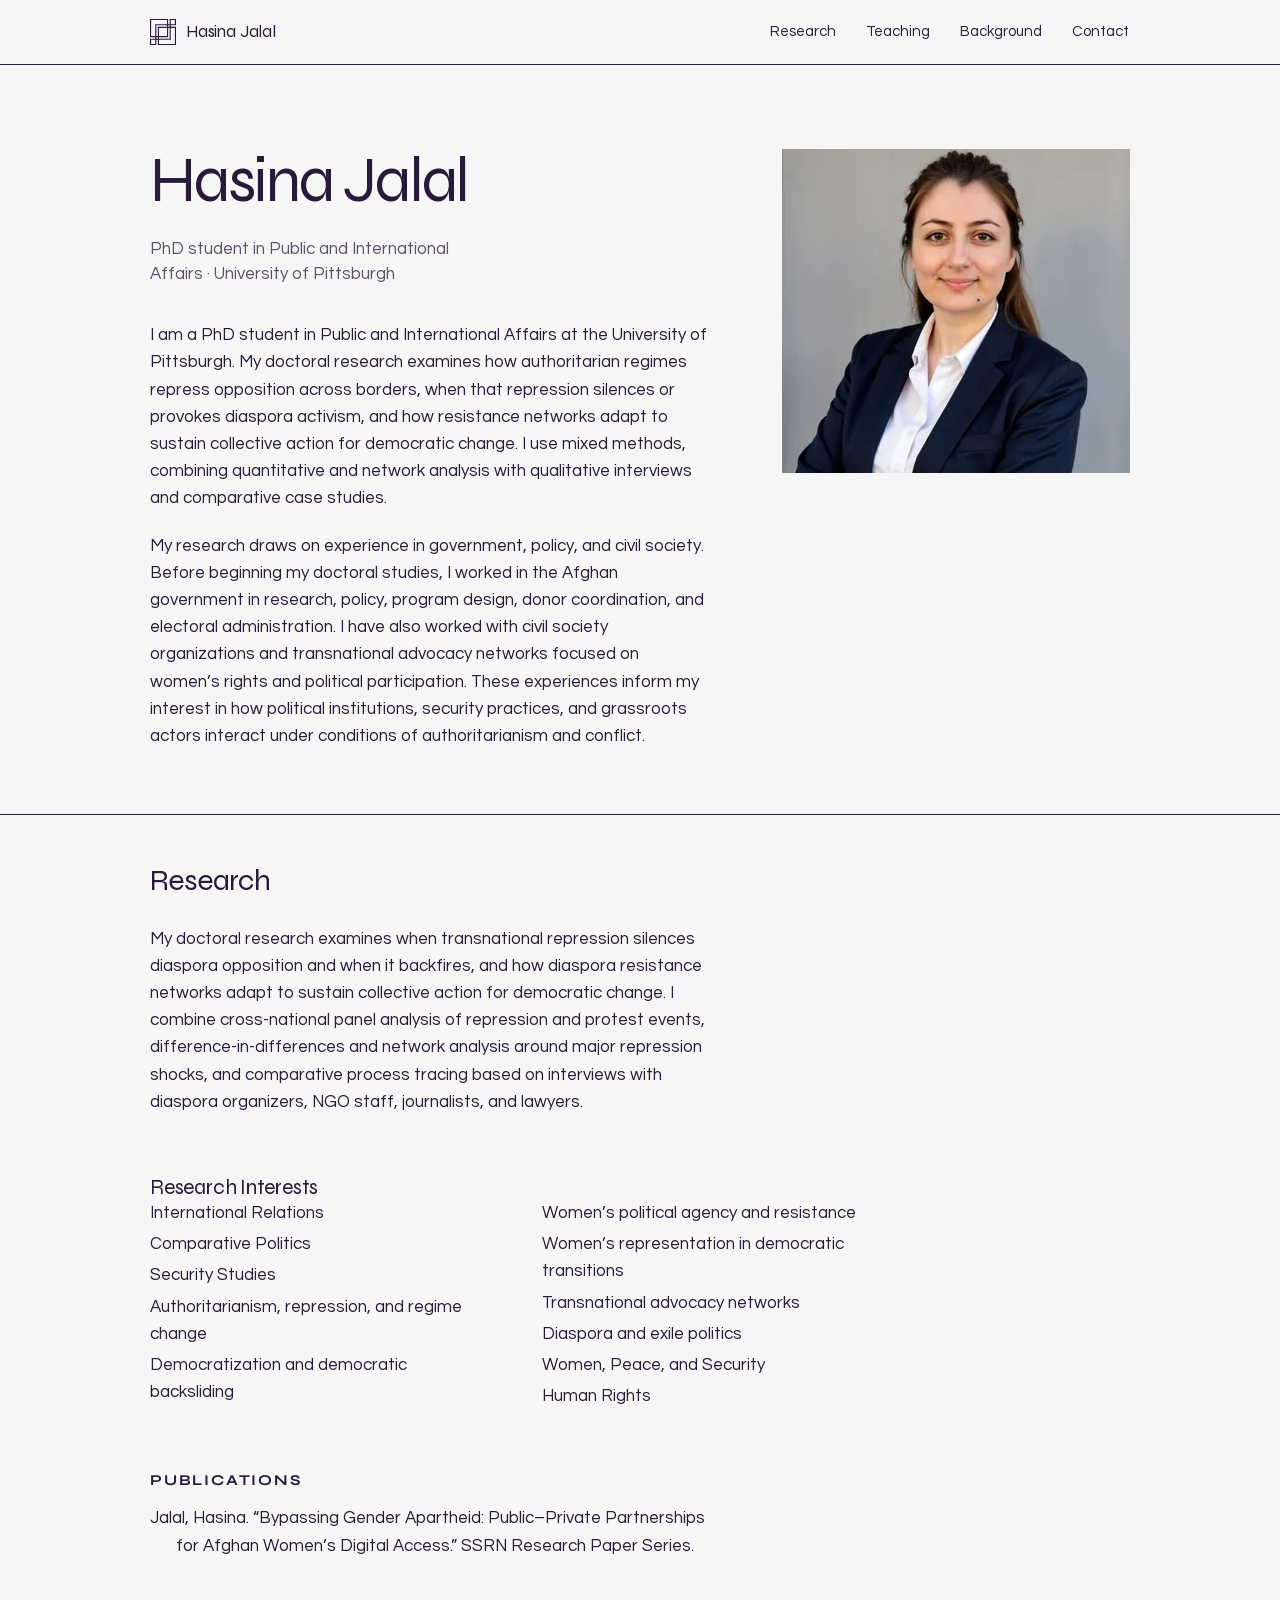
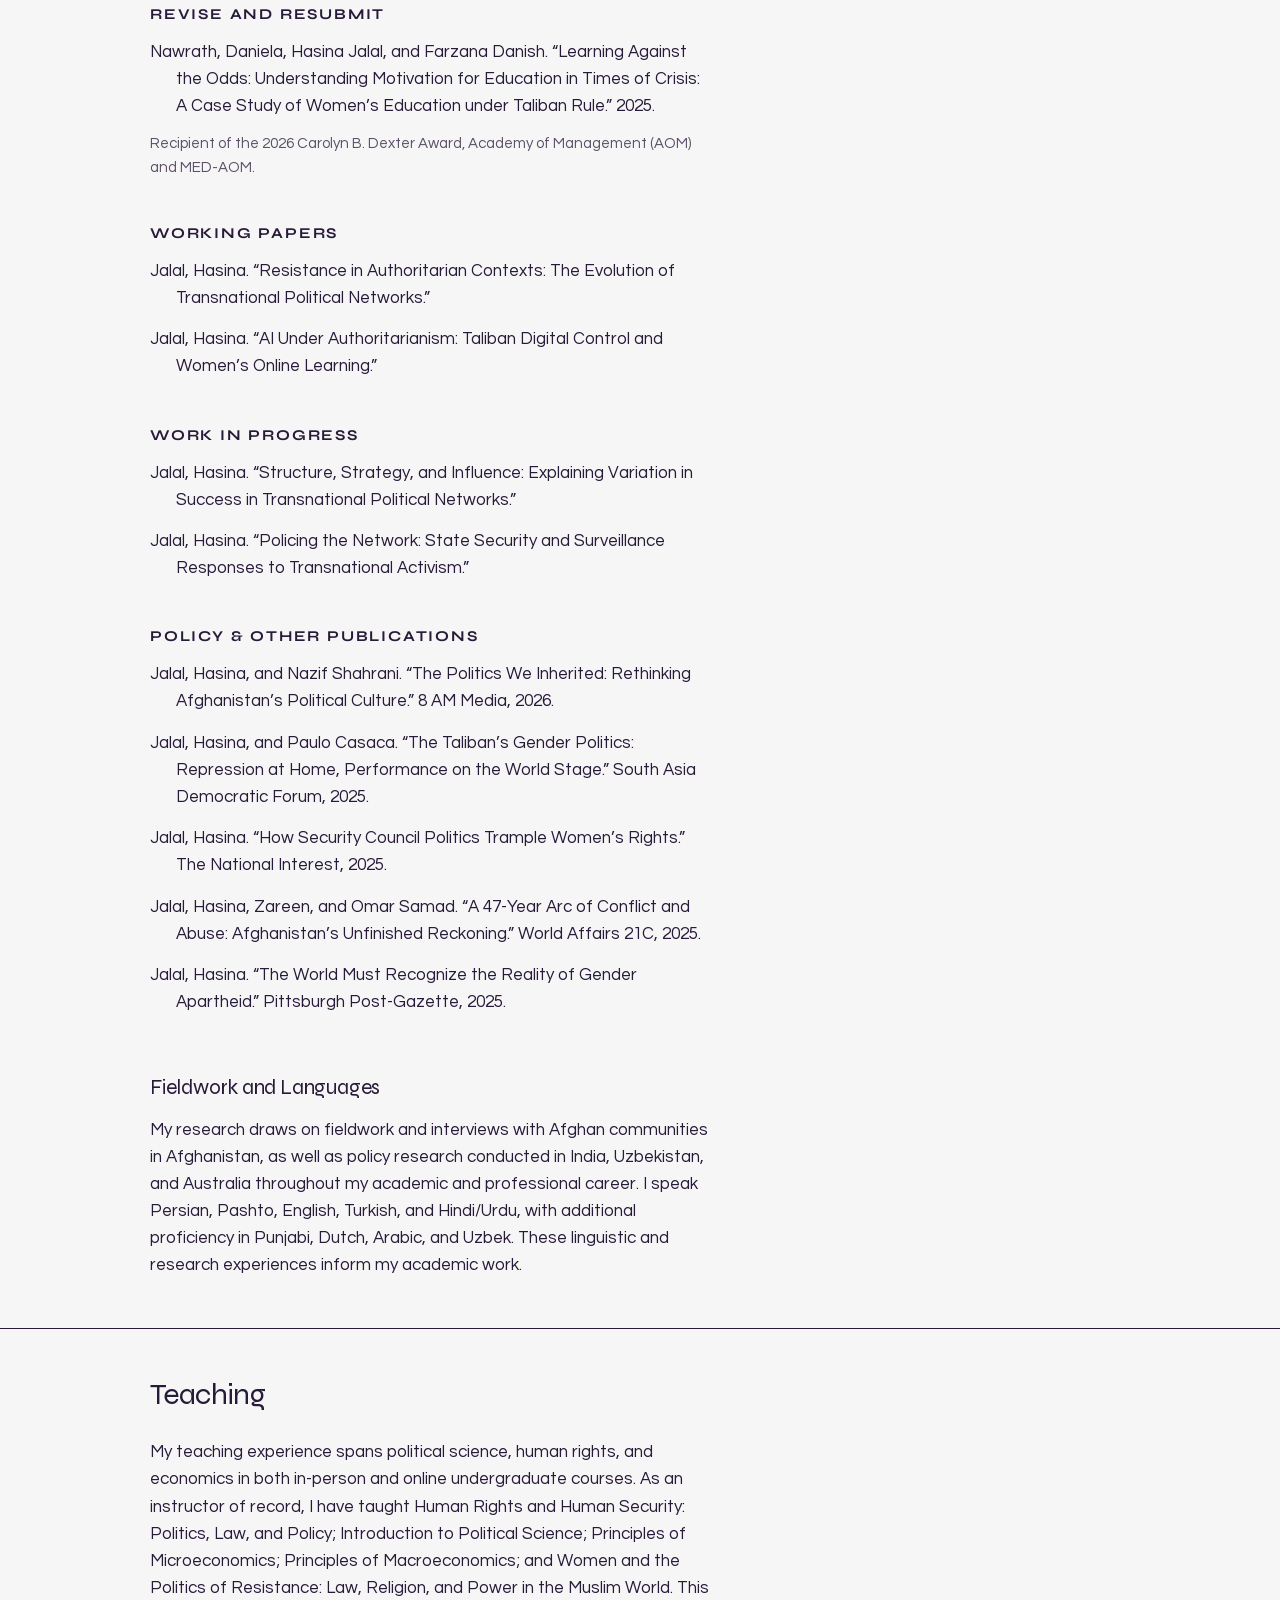
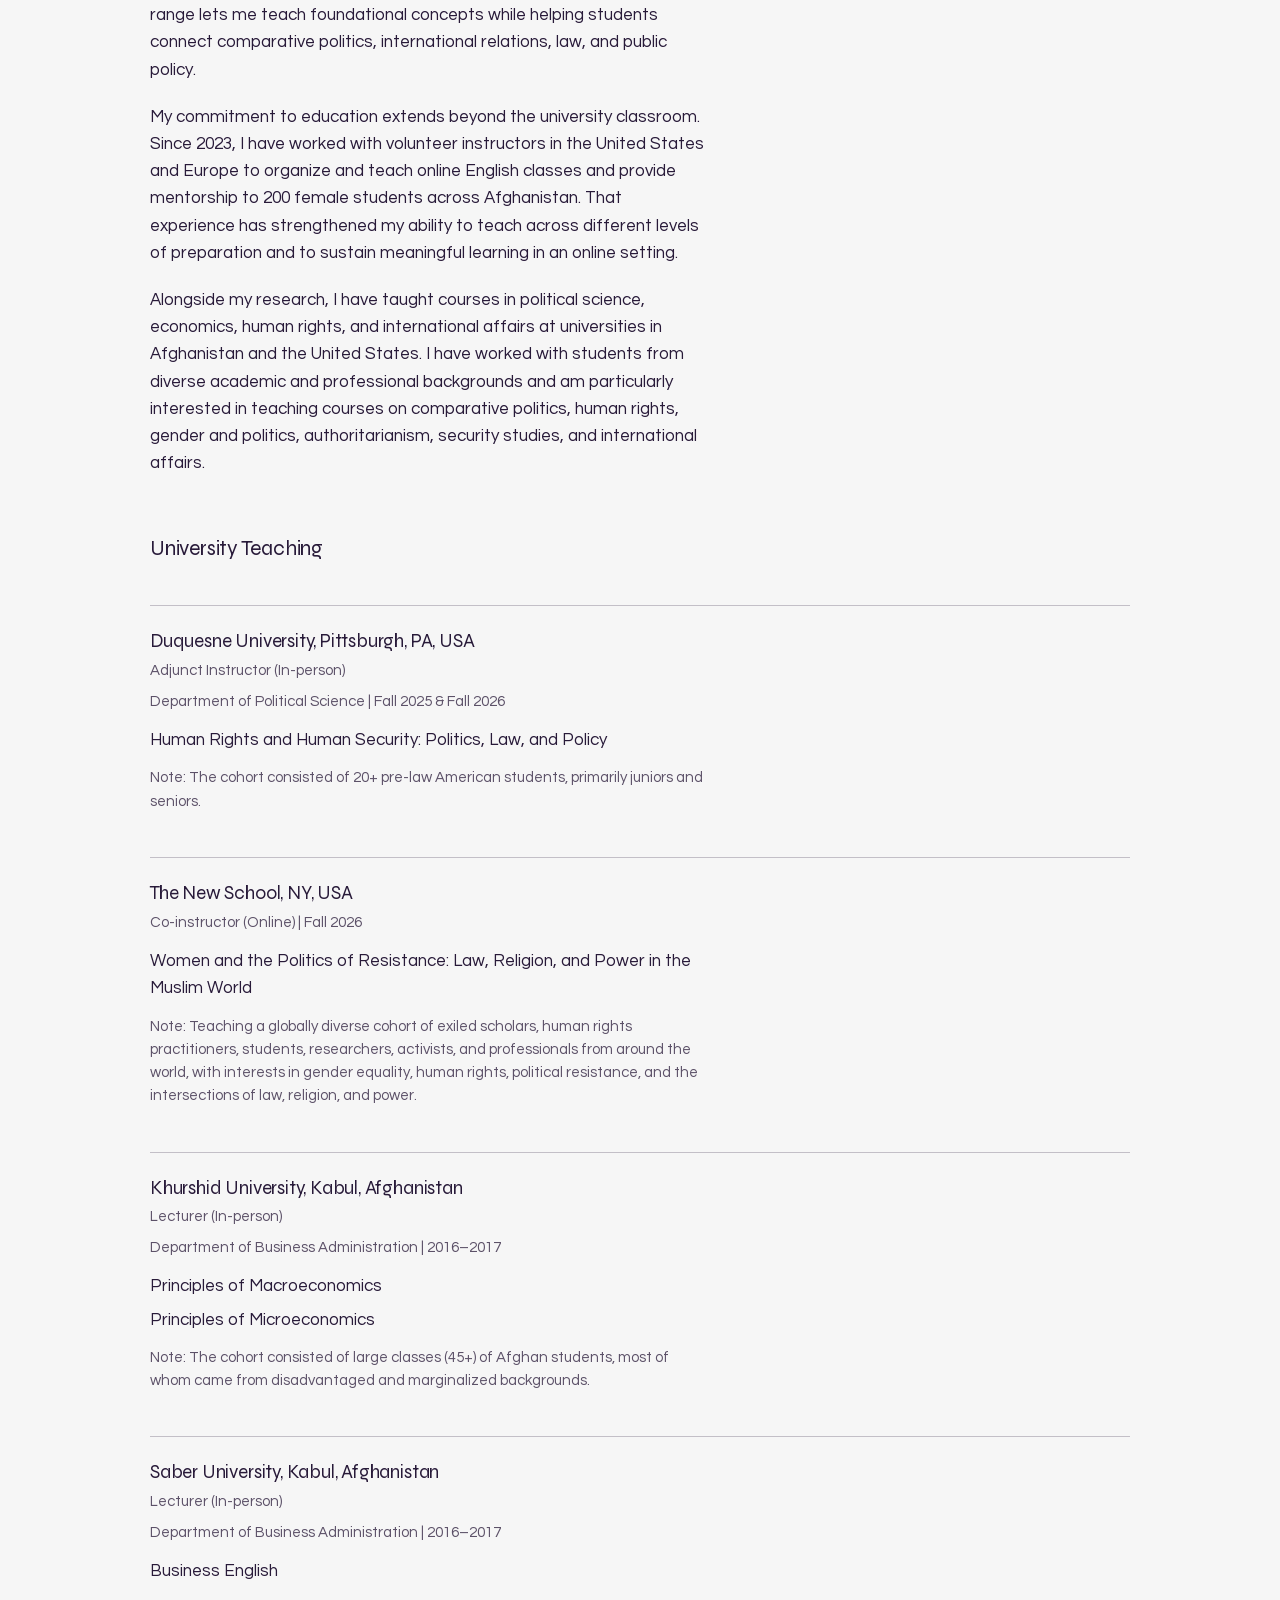
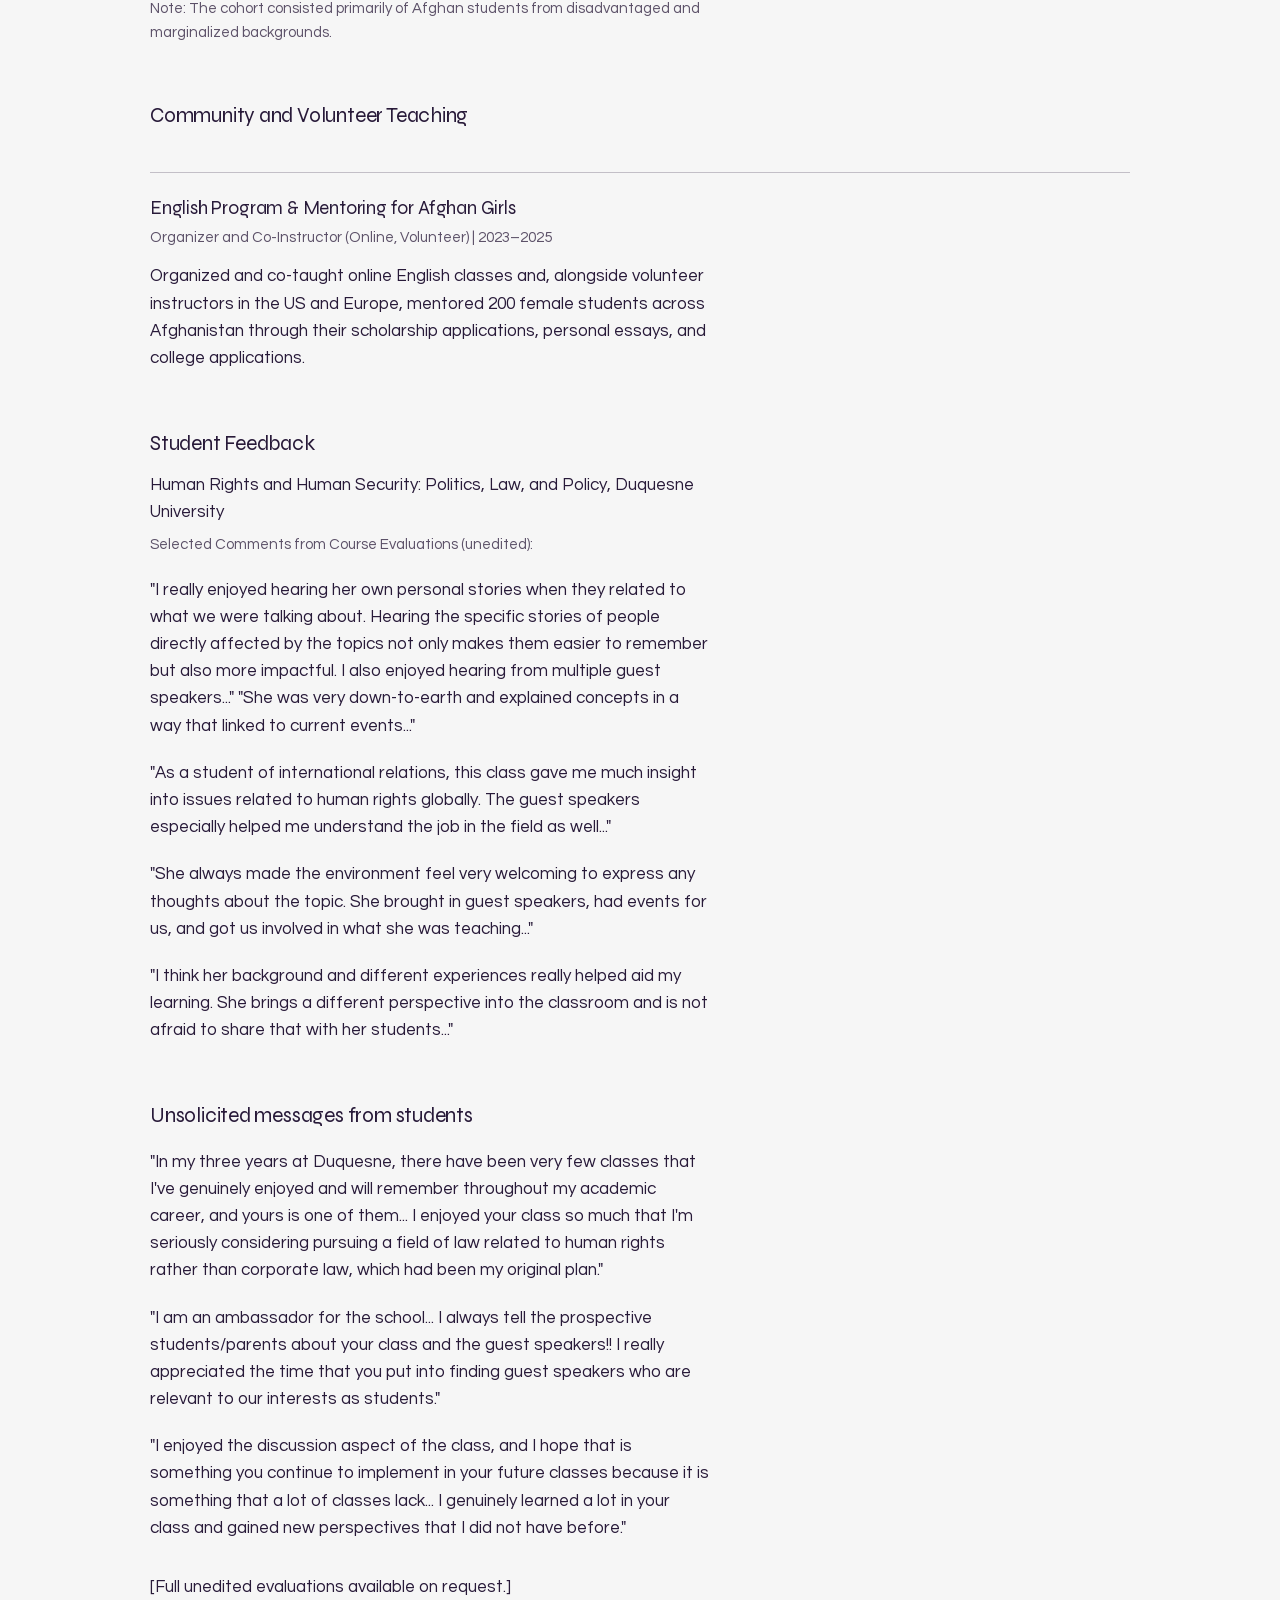
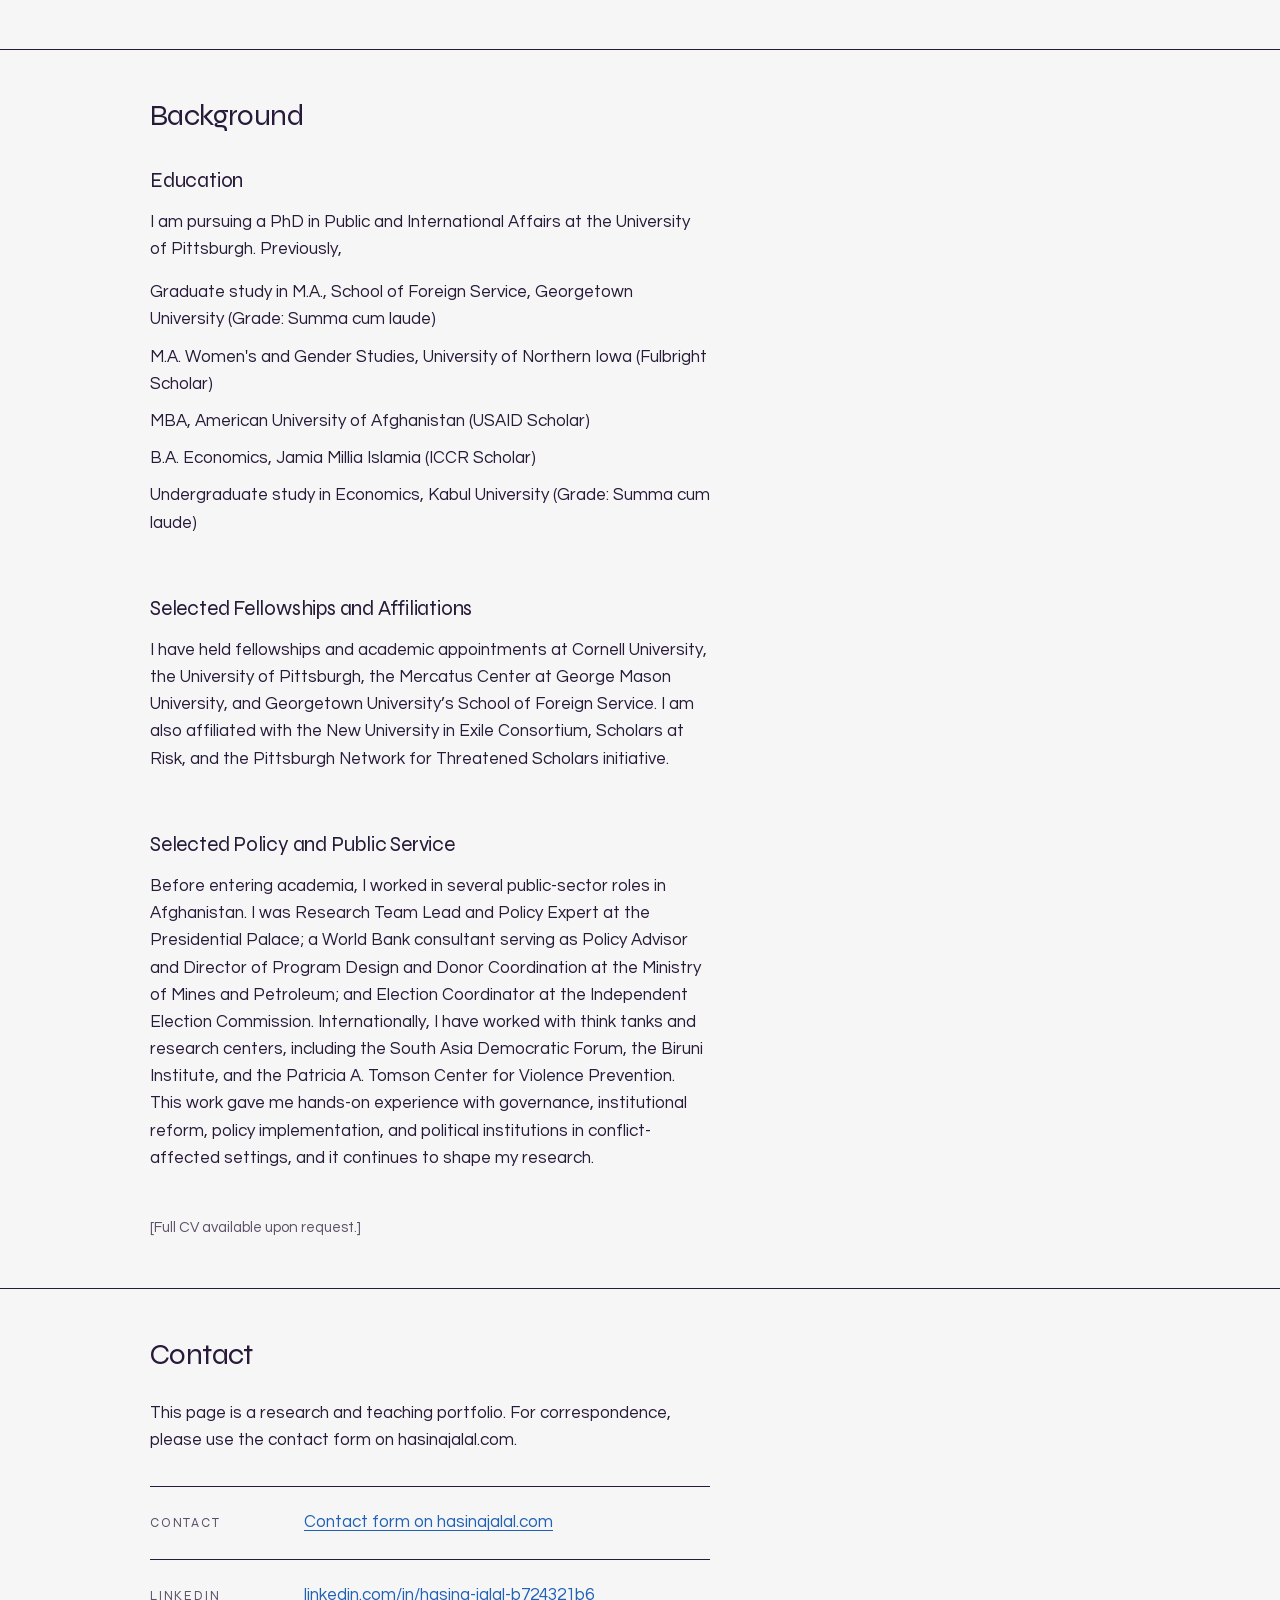
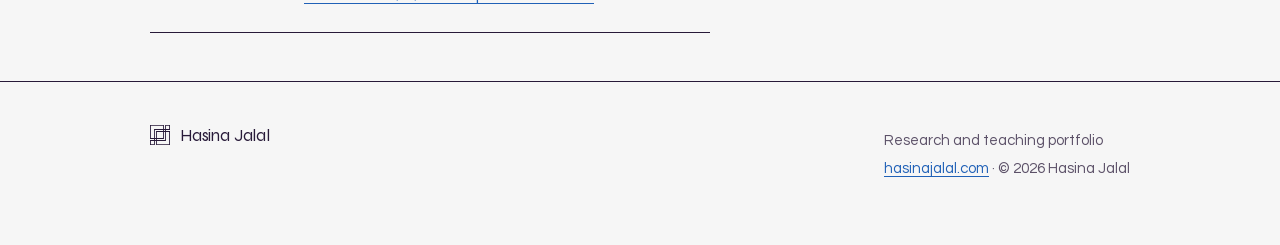
<file: index.html>
<!doctype html>
<html lang="en">
<head>
<meta charset="utf-8">
<meta name="viewport" content="width=device-width, initial-scale=1">
<title>Hasina Jalal — Research &amp; Teaching</title>
<meta name="description" content="Hasina Jalal is a PhD student in Public and International Affairs at the University of Pittsburgh. Her research examines women’s political agency under authoritarian regimes, focusing on non-democratic institutions, security governance, and gendered resistance in Afghanistan and Iran, using interviews, archival and policy analysis, and survey experiments.">
<link rel="canonical" href="https://hasinajalal.github.io/">
<meta name="color-scheme" content="light">
<meta name="theme-color" content="#F6F6F6">

<meta property="og:type" content="profile">
<meta property="og:title" content="Hasina Jalal — Research &amp; Teaching">
<meta property="og:description" content="Hasina Jalal is a PhD student in Public and International Affairs at the University of Pittsburgh. Her research examines women’s political agency under authoritarian regimes, focusing on non-democratic institutions, security governance, and gendered resistance in Afghanistan and Iran.">
<meta property="og:url" content="https://hasinajalal.github.io/">
<meta property="og:site_name" content="Hasina Jalal">
<meta property="og:image" content="https://hasinajalal.github.io/assets/img/portrait-696.jpg">
<meta property="og:image:type" content="image/jpeg">
<meta property="og:image:width" content="696">
<meta property="og:image:height" content="648">
<meta property="og:image:alt" content="Hasina Jalal">
<meta name="twitter:card" content="summary">
<meta name="twitter:title" content="Hasina Jalal — Research &amp; Teaching">
<meta name="twitter:description" content="Hasina Jalal is a PhD student in Public and International Affairs at the University of Pittsburgh. Her research examines women’s political agency under authoritarian regimes, focusing on non-democratic institutions, security governance, and gendered resistance in Afghanistan and Iran.">
<meta name="twitter:image" content="https://hasinajalal.github.io/assets/img/portrait-696.jpg">
<meta name="twitter:image:alt" content="Hasina Jalal">

<link rel="icon" href="assets/img/mark.svg" type="image/svg+xml">
<link rel="preload" href="assets/fonts/questrial-400.woff2" as="font" type="font/woff2" crossorigin>
<link rel="preload" href="assets/fonts/syne-400.woff2" as="font" type="font/woff2" crossorigin>
<link rel="stylesheet" href="assets/css/site.css">

<script type="application/ld+json">
{
  "@context": "https://schema.org",
  "@type": "Person",
  "name": "Hasina Jalal",
  "jobTitle": "PhD Student",
  "affiliation": {
    "@type": "Organization",
    "name": "University of Pittsburgh"
  },
  "url": "https://hasinajalal.github.io/",
  "image": "https://hasinajalal.github.io/assets/img/portrait-696.jpg",
  "sameAs": [
    "https://www.hasinajalal.com/",
    "https://www.linkedin.com/in/hasina-jalal-b724321b6/"
  ]
}
</script>
</head>
<body>
<a class="skip-link" href="#main">Skip to content</a>

<header class="masthead">
  <div class="band masthead__inner">
    <a class="wordmark" href="index.html">
      <svg class="mark" viewBox="20 19.997 160 160.006" role="presentation" aria-hidden="true" xmlns="http://www.w3.org/2000/svg">
        <path d="M180 59.122h-39.123V19.997H180v39.125zm-32.232-6.891h25.342V26.887h-25.342v25.344z"/>
        <path d="M131.649 131.648H20V19.997h111.649v111.651zm-104.758-6.891h97.868v-97.87H26.891v97.87z"/>
        <path d="M180 179.999H68.351V68.347H180v111.652zm-104.759-6.891h97.868v-97.87H75.241v97.87z"/>
        <path d="M147.765 147.768H52.232V52.234h95.533v95.534zm-88.642-6.891h81.752V59.124H59.123v81.753z"/>
        <path d="M59.123 180.003H20v-39.125h39.123v39.125zm-32.232-6.89h25.342v-25.344H26.891v25.344z"/>
      </svg>
      Hasina Jalal
    </a>
    <nav class="site-nav" aria-label="On this page" data-section-nav>
      <ul role="list">
        <li><a href="#research">Research</a></li>
        <li><a href="#teaching">Teaching</a></li>
        <li><a href="#background">Background</a></li>
        <li><a href="#contact">Contact</a></li>
      </ul>
    </nav>
  </div>
</header>

<main class="site-main" id="main" tabindex="-1">

  <section class="hero band" aria-labelledby="hero-name">
    <div class="hero__head">
      <h1 id="hero-name">Hasina Jalal</h1>
      <p class="hero__role">PhD student in Public and International Affairs · University of Pittsburgh</p>
    </div>

    <figure class="hero__figure">
      <picture>
        <source type="image/webp" srcset="assets/img/portrait-348.webp 348w, assets/img/portrait-696.webp 696w, assets/img/portrait-1044.webp 1044w" sizes="(max-width: 640px) 272px, 348px">
        <img src="assets/img/portrait-696.jpg" srcset="assets/img/portrait-348.jpg 348w, assets/img/portrait-696.jpg 696w, assets/img/portrait-1044.jpg 1044w" sizes="(max-width: 640px) 272px, 348px" width="348" height="324" alt="Hasina Jalal" fetchpriority="high" decoding="async">
      </picture>
    </figure>

    <div class="hero__body">
      <p>I am a PhD student in Public and International Affairs at the University of Pittsburgh. My doctoral research examines how authoritarian regimes repress opposition across borders, when that repression silences or provokes diaspora activism, and how resistance networks adapt to sustain collective action for democratic change. I use mixed methods, combining quantitative and network analysis with qualitative interviews and comparative case studies.</p>
      <p>My research draws on experience in government, policy, and civil society. Before beginning my doctoral studies, I worked in the Afghan government in research, policy, program design, donor coordination, and electoral administration. I have also worked with civil society organizations and transnational advocacy networks focused on women’s rights and political participation. These experiences inform my interest in how political institutions, security practices, and grassroots actors interact under conditions of authoritarianism and conflict.</p>
    </div>
  </section>

  <section class="section" id="research" aria-labelledby="research-title" tabindex="-1">
    <div class="band">
      <h2 class="section__title" id="research-title">Research</h2>

      <p class="section__lead">My doctoral research examines when transnational repression silences diaspora opposition and when it backfires, and how diaspora resistance networks adapt to sustain collective action for democratic change. I combine cross-national panel analysis of repression and protest events, difference-in-differences and network analysis around major repression shocks, and comparative process tracing based on interviews with diaspora organizers, NGO staff, journalists, and lawyers.</p>

      <div class="group">
        <h3 class="group__title">Research Interests</h3>
        <ul class="interests" role="list">
          <li>International Relations</li>
          <li>Comparative Politics</li>
          <li>Security Studies</li>
          <li>Authoritarianism, repression, and regime change</li>
          <li>Democratization and democratic backsliding</li>
          <li>Women’s political agency and resistance</li>
          <li>Women’s representation in democratic transitions</li>
          <li>Transnational advocacy networks</li>
          <li>Diaspora and exile politics</li>
          <li>Women, Peace, and Security</li>
          <li>Human Rights</li>
        </ul>
      </div>

      <div class="pub-group">
              <h3 class="pub-group__label" style="font-weight: 700;">PUBLICATIONS</h3>
        <ul class="citations" role="list">
          <li>Jalal, Hasina. “Bypassing Gender Apartheid: Public–Private Partnerships for Afghan Women’s Digital Access.” SSRN Research Paper Series.</li>
        </ul>
      </div>

      <div class="pub-group">
        <h3 class="pub-group__label" style="font-weight: 700;">REVISE AND RESUBMIT</h3>
        <ul class="citations" role="list">
          <li>Nawrath, Daniela, Hasina Jalal, and Farzana Danish. “Learning Against the Odds: Understanding Motivation for Education in Times of Crisis: A Case Study of Women’s Education under Taliban Rule.” 2025.</li>
        </ul>
        <p class="citation-note">Recipient of the 2026 Carolyn B. Dexter Award, Academy of Management (AOM) and MED-AOM.</p>
      </div>

      <div class="pub-group">
        <h3 class="pub-group__label" style="font-weight: 700;">WORKING PAPERS</h3>
        <ul class="citations" role="list">
          <li>Jalal, Hasina. “Resistance in Authoritarian Contexts: The Evolution of Transnational Political Networks.”</li>
          <li>Jalal, Hasina. “AI Under Authoritarianism: Taliban Digital Control and Women’s Online Learning.”</li>
        </ul>
      </div>

      <div class="pub-group">
        <h3 class="pub-group__label" style="font-weight: 700;">WORK IN PROGRESS</h3>
        <ul class="citations" role="list">
          <li>Jalal, Hasina. “Structure, Strategy, and Influence: Explaining Variation in Success in Transnational Political Networks.”</li>
          <li>Jalal, Hasina. “Policing the Network: State Security and Surveillance Responses to Transnational Activism.”</li>
        </ul>
      </div>

      <div class="pub-group">
        <h3 class="pub-group__label" style="font-weight: 700;">POLICY &amp; OTHER PUBLICATIONS</h3>
        <ul class="citations" role="list">
          <li>Jalal, Hasina, and Nazif Shahrani. “The Politics We Inherited: Rethinking Afghanistan’s Political Culture.” 8 AM Media, 2026.</li>
          <li>Jalal, Hasina, and Paulo Casaca. “The Taliban’s Gender Politics: Repression at Home, Performance on the World Stage.” South Asia Democratic Forum, 2025.</li>
          <li>Jalal, Hasina. “How Security Council Politics Trample Women’s Rights.” The National Interest, 2025.</li>
          <li>Jalal, Hasina, Zareen, and Omar Samad. “A 47-Year Arc of Conflict and Abuse: Afghanistan’s Unfinished Reckoning.” World Affairs 21C, 2025.</li>
          <li>Jalal, Hasina. “The World Must Recognize the Reality of Gender Apartheid.” Pittsburgh Post-Gazette, 2025.</li>
        </ul>
      </div>

      <div class="group">
        <h3 class="group__title">Fieldwork and Languages</h3>
        <p>My research draws on fieldwork and interviews with Afghan communities in Afghanistan, as well as policy research conducted in India, Uzbekistan, and Australia throughout my academic and professional career. I speak Persian, Pashto, English, Turkish, and Hindi/Urdu, with additional proficiency in Punjabi, Dutch, Arabic, and Uzbek. These linguistic and research experiences inform my academic work.</p>
      </div>
    </div>
  </section>

  <section class="section" id="teaching" aria-labelledby="teaching-title" tabindex="-1">
    <div class="band">
      <h2 class="section__title" id="teaching-title">Teaching</h2>

      <div class="section__lead">
        <p>My teaching experience spans political science, human rights, and economics in both in-person and online undergraduate courses. As an instructor of record, I have taught Human Rights and Human Security: Politics, Law, and Policy; Introduction to Political Science; Principles of Microeconomics; Principles of Macroeconomics; and Women and the Politics of Resistance: Law, Religion, and Power in the Muslim World. This range lets me teach foundational concepts while helping students connect comparative politics, international relations, law, and public policy.</p>
        <p>My commitment to education extends beyond the university classroom. Since 2023, I have worked with volunteer instructors in the United States and Europe to organize and teach online English classes and provide mentorship to 200 female students across Afghanistan. That experience has strengthened my ability to teach across different levels of preparation and to sustain meaningful learning in an online setting.</p>
        <p>Alongside my research, I have taught courses in political science, economics, human rights, and international affairs at universities in Afghanistan and the United States. I have worked with students from diverse academic and professional backgrounds and am particularly interested in teaching courses on comparative politics, human rights, gender and politics, authoritarianism, security studies, and international affairs.</p>
      </div>

      <div class="group">
        <h3 class="group__title">University Teaching</h3>

        <div class="teaching-entry">
          <h4 class="teaching-entry__title">Duquesne University, Pittsburgh, PA, USA</h4>
          <p class="teaching-entry__meta">Adjunct Instructor (In-person)</p>
          <p class="teaching-entry__meta">Department of Political Science | Fall 2025 &amp; Fall 2026</p>
          <ul class="courses" role="list">
            <li>Human Rights and Human Security: Politics, Law, and Policy</li>
          </ul>
          <p class="note">Note: The cohort consisted of 20+ pre-law American students, primarily juniors and seniors.</p>
        </div>

        <div class="teaching-entry">
          <h4 class="teaching-entry__title">The New School, NY, USA</h4>
          <p class="teaching-entry__meta">Co-instructor (Online) | Fall 2026</p>
          <ul class="courses" role="list">
            <li>Women and the Politics of Resistance: Law, Religion, and Power in the Muslim World</li>
          </ul>
          <p class="note">Note: Teaching a globally diverse cohort of exiled scholars, human rights practitioners, students, researchers, activists, and professionals from around the world, with interests in gender equality, human rights, political resistance, and the intersections of law, religion, and power.</p>
        </div>

        <div class="teaching-entry">
          <h4 class="teaching-entry__title">Khurshid University, Kabul, Afghanistan</h4>
          <p class="teaching-entry__meta">Lecturer (In-person)</p>
          <p class="teaching-entry__meta">Department of Business Administration | 2016–2017</p>
          <ul class="courses" role="list">
            <li>Principles of Macroeconomics</li>
            <li>Principles of Microeconomics</li>
          </ul>
          <p class="note">Note: The cohort consisted of large classes (45+) of Afghan students, most of whom came from disadvantaged and marginalized backgrounds.</p>
        </div>

        <div class="teaching-entry">
          <h4 class="teaching-entry__title">Saber University, Kabul, Afghanistan</h4>
          <p class="teaching-entry__meta">Lecturer (In-person)</p>
          <p class="teaching-entry__meta">Department of Business Administration | 2016–2017</p>
          <ul class="courses" role="list">
            <li>Business English</li>
          </ul>
          <p class="note">Note: The cohort consisted primarily of Afghan students from disadvantaged and marginalized backgrounds.</p>
        </div>
      </div>

      <div class="group">
        <h3 class="group__title">Community and Volunteer Teaching</h3>

        <div class="teaching-entry">
          <h4 class="teaching-entry__title">English Program &amp; Mentoring for Afghan Girls</h4>
          <p class="teaching-entry__meta">Organizer and Co-Instructor (Online, Volunteer) | 2023–2025</p>
          <p class="teaching-entry__detail">Organized and co-taught online English classes and, alongside volunteer instructors in the US and Europe, mentored 200 female students across Afghanistan through their scholarship applications, personal essays, and college applications.</p>
        </div>
      </div>

      <div class="group">
        <h3 class="group__title">Student Feedback</h3>

        <div class="feedback">
          <p class="feedback__source">Human Rights and Human Security: Politics, Law, and Policy, Duquesne University</p>
          <p class="feedback__meta">Selected Comments from Course Evaluations (unedited):</p>

          <blockquote>
            <p>"I really enjoyed hearing her own personal stories when they related to what we were talking about. Hearing the specific stories of people directly affected by the topics not only makes them easier to remember but also more impactful. I also enjoyed hearing from multiple guest speakers..." "She was very down-to-earth and explained concepts in a way that linked to current events..."</p>
          </blockquote>
          <blockquote>
            <p>"As a student of international relations, this class gave me much insight into issues related to human rights globally. The guest speakers especially helped me understand the job in the field as well..."</p>
          </blockquote>
          <blockquote>
            <p>"She always made the environment feel very welcoming to express any thoughts about the topic. She brought in guest speakers, had events for us, and got us involved in what she was teaching..."</p>
          </blockquote>
          <blockquote>
            <p>"I think her background and different experiences really helped aid my learning. She brings a different perspective into the classroom and is not afraid to share that with her students..."</p>
          </blockquote>
        </div>
      </div>

      <div class="group">
        <h3 class="group__title">Unsolicited messages from students</h3>

        <div class="feedback">
          <blockquote>
            <p>"In my three years at Duquesne, there have been very few classes that I've genuinely enjoyed and will remember throughout my academic career, and yours is one of them... I enjoyed your class so much that I'm seriously considering pursuing a field of law related to human rights rather than corporate law, which had been my original plan."</p>
          </blockquote>
          <blockquote>
            <p>"I am an ambassador for the school... I always tell the prospective students/parents about your class and the guest speakers!! I really appreciated the time that you put into finding guest speakers who are relevant to our interests as students."</p>
          </blockquote>
          <blockquote>
            <p>"I enjoyed the discussion aspect of the class, and I hope that is something you continue to implement in your future classes because it is something that a lot of classes lack... I genuinely learned a lot in your class and gained new perspectives that I did not have before."</p>
          </blockquote>

          <p class="feedback__note">[Full unedited evaluations available on request.]</p>
        </div>
      </div>
    </div>
  </section>

  <section class="section" id="background" aria-labelledby="background-title" tabindex="-1">
    <div class="band">
      <h2 class="section__title" id="background-title">Background</h2>

      <div class="group">
        <h3 class="group__title">Education</h3>
        <p>I am pursuing a PhD in Public and International Affairs at the University of Pittsburgh. Previously,</p>
        <ul class="education" role="list">
          <li>Graduate study in M.A., School of Foreign Service, Georgetown University (Grade: Summa cum laude)</li>
          <li>M.A. Women's and Gender Studies, University of Northern Iowa (Fulbright Scholar)</li>
          <li>MBA, American University of Afghanistan (USAID Scholar)</li>
          <li>B.A. Economics, Jamia Millia Islamia (ICCR Scholar)</li>
          <li>Undergraduate study in Economics, Kabul University (Grade: Summa cum laude)</li>
        </ul>
      </div>

      <div class="group">
        <h3 class="group__title">Selected Fellowships and Affiliations</h3>
        <p>I have held fellowships and academic appointments at Cornell University, the University of Pittsburgh, the Mercatus Center at George Mason University, and Georgetown University’s School of Foreign Service. I am also affiliated with the New University in Exile Consortium, Scholars at Risk, and the Pittsburgh Network for Threatened Scholars initiative.</p>
      </div>

      <div class="group">
        <h3 class="group__title">Selected Policy and Public Service</h3>
        <p>Before entering academia, I worked in several public-sector roles in Afghanistan. I was Research Team Lead and Policy Expert at the Presidential Palace; a World Bank consultant serving as Policy Advisor and Director of Program Design and Donor Coordination at the Ministry of Mines and Petroleum; and Election Coordinator at the Independent Election Commission. Internationally, I have worked with think tanks and research centers, including the South Asia Democratic Forum, the Biruni Institute, and the Patricia A. Tomson Center for Violence Prevention. This work gave me hands-on experience with governance, institutional reform, policy implementation, and political institutions in conflict-affected settings, and it continues to shape my research.</p>
      </div>

      <p class="cv-note">[Full CV available upon request.]</p>
    </div>
  </section>

  <section class="section" id="contact" aria-labelledby="contact-title" tabindex="-1">
    <div class="band">
      <h2 class="section__title" id="contact-title">Contact</h2>

      <p class="section__lead">This page is a research and teaching portfolio. For correspondence, please use the contact form on hasinajalal.com.</p>

      <ul class="contact-list" role="list">
        <li>
          <span class="label">Contact</span>
          <p><a href="https://www.hasinajalal.com/contact">Contact form on hasinajalal.com</a></p>
        </li>
        <li>
          <span class="label">LinkedIn</span>
          <p><a href="https://www.linkedin.com/in/hasina-jalal-b724321b6/">linkedin.com/in/hasina-jalal-b724321b6</a></p>
        </li>
      </ul>
    </div>
  </section>

</main>

<footer class="site-footer">
  <div class="band site-footer__inner">
    <p class="footer-brand">
      <svg class="mark" viewBox="20 19.997 160 160.006" role="presentation" aria-hidden="true" xmlns="http://www.w3.org/2000/svg">
        <path d="M180 59.122h-39.123V19.997H180v39.125zm-32.232-6.891h25.342V26.887h-25.342v25.344z"/>
        <path d="M131.649 131.648H20V19.997h111.649v111.651zm-104.758-6.891h97.868v-97.87H26.891v97.87z"/>
        <path d="M180 179.999H68.351V68.347H180v111.652zm-104.759-6.891h97.868v-97.87H75.241v97.87z"/>
        <path d="M147.765 147.768H52.232V52.234h95.533v95.534zm-88.642-6.891h81.752V59.124H59.123v81.753z"/>
        <path d="M59.123 180.003H20v-39.125h39.123v39.125zm-32.232-6.89h25.342v-25.344H26.891v25.344z"/>
      </svg>
      Hasina Jalal
    </p>
    <div class="footer-meta">
      <p>Research and teaching portfolio</p>
      <p><a href="https://www.hasinajalal.com/">hasinajalal.com</a> · © 2026 Hasina Jalal</p>
    </div>
  </div>
</footer>

<script src="assets/js/site.js" defer></script>
</body>
</html>
</file>
<file: assets/css/site.css>
/*
 * hasinajalal.github.io — research and teaching portfolio
 *
 * Theme values are the live site's own tokens: paper #F6F6F6, ink #281A39,
 * secondary ink #5C5168, link #2061B7. No gradients, shadows or radii, because
 * the source theme declares none (--bg-gradient:none, --shd:none, --rd:0px).
 */

/* --- fonts -------------------------------------------------------------
 * Syne and Questrial, SIL OFL 1.1. The files are the latin subsets the live
 * site itself serves, copied byte for byte; see ../fonts/OFL.txt.
 */
@font-face {
  font-family: "Questrial";
  font-style: normal;
  font-weight: 400;
  font-display: swap;
  src: url("../fonts/questrial-400.woff2") format("woff2");
  unicode-range: U+0000-00FF, U+0131, U+0152-0153, U+02BB-02BC, U+02C6, U+02DA,
    U+02DC, U+2000-206F, U+2074, U+20AC, U+2122, U+2191, U+2193, U+2212, U+2215,
    U+FEFF, U+FFFD;
}

@font-face {
  font-family: "Syne";
  font-style: normal;
  font-weight: 400;
  font-display: swap;
  src: url("../fonts/syne-400.woff2") format("woff2");
  unicode-range: U+0000-00FF, U+0131, U+0152-0153, U+02BB-02BC, U+02C6, U+02DA,
    U+02DC, U+2000-206F, U+2074, U+20AC, U+2122, U+2191, U+2193, U+2212, U+2215,
    U+FEFF, U+FFFD;
}

@font-face {
  font-family: "Syne";
  font-style: normal;
  font-weight: 700;
  font-display: swap;
  src: url("../fonts/syne-700.woff2") format("woff2");
}

/* --- tokens ------------------------------------------------------------ */
:root {
  --paper: #f6f6f6;
  --ink: #281a39;
  --ink-secondary: #5c5168;
  --link: #2061b7;

  --display: "Syne", "Helvetica Neue", Helvetica, Arial, sans-serif;
  --text: "Questrial", "Helvetica Neue", Helvetica, Arial, sans-serif;

  --band: 980px;
  --gutter: clamp(20px, 5vw, 40px);
  --measure: 35rem;

  --masthead-height: 64px;
}

/* --- base -------------------------------------------------------------- */
*,
*::before,
*::after {
  box-sizing: border-box;
}

html {
  -webkit-text-size-adjust: 100%;
}

body {
  margin: 0;
  background: var(--paper);
  color: var(--ink);
  font-family: var(--text);
  font-size: 17px;
  line-height: 1.6;
  font-weight: 400;
}

h1,
h2,
h3,
h4 {
  margin: 0;
  font-family: var(--display);
  font-weight: 400;
  line-height: 1.15;
  letter-spacing: -0.015em;
}

p,
ul,
ol,
blockquote,
figure {
  margin: 0;
}

ul,
ol {
  padding-left: 0;
}

a {
  color: var(--link);
  text-decoration: underline;
  text-decoration-thickness: 1px;
  text-underline-offset: 3px;
}

a:hover {
  color: var(--ink);
}

:focus-visible {
  outline: 2px solid var(--ink);
  outline-offset: 3px;
}

img {
  max-width: 100%;
  height: auto;
}

/* --- layout ------------------------------------------------------------ */
.band {
  width: min(100% - (2 * var(--gutter)), var(--band));
  margin-inline: auto;
}

.skip-link {
  position: absolute;
  top: 0;
  left: 16px;
  z-index: 30;
  padding: 12px 16px;
  background: var(--ink);
  color: var(--paper);
  font-size: 15px;
  text-decoration: none;
  transform: translateY(-120%);
}

.skip-link:focus,
.skip-link:focus-visible {
  transform: translateY(8px);
  color: var(--paper);
  outline-color: var(--paper);
}

/* --- masthead ---------------------------------------------------------- */
.masthead {
  position: sticky;
  top: 0;
  z-index: 20;
  background: var(--paper);
  border-bottom: 1px solid var(--ink);
}

.masthead__inner {
  display: flex;
  flex-wrap: wrap;
  align-items: center;
  justify-content: space-between;
  gap: 4px 24px;
  min-height: var(--masthead-height);
  padding-block: 10px;
}

.wordmark {
  display: inline-flex;
  align-items: center;
  gap: 10px;
  min-height: 44px;
  color: var(--ink);
  font-family: var(--display);
  font-size: 17px;
  letter-spacing: -0.01em;
  text-decoration: none;
}

.wordmark:hover {
  color: var(--ink);
}

.mark {
  display: block;
  flex: none;
  width: 26px;
  height: 26px;
  fill: var(--ink);
}

.site-nav ul {
  display: flex;
  flex-wrap: wrap;
  gap: 2px clamp(10px, 2.4vw, 28px);
  margin: 0;
  list-style: none;
}

.site-nav a {
  display: inline-flex;
  align-items: center;
  min-height: 44px;
  padding-inline: 1px;
  color: var(--ink);
  font-size: 15px;
  text-decoration: none;
}

.site-nav a:hover {
  color: var(--link);
}

.site-nav a[aria-current] {
  text-decoration: underline;
  text-decoration-thickness: 1px;
  text-underline-offset: 4px;
}

/* --- hero -------------------------------------------------------------- */
.hero {
  display: grid;
  grid-template-columns: minmax(0, 1fr) minmax(0, 348px);
  grid-template-areas:
    "head figure"
    "body figure";
  column-gap: clamp(32px, 5vw, 72px);
  align-items: start;
  padding-block: clamp(48px, 7vw, 84px) clamp(40px, 5vw, 64px);
}

.hero__head {
  grid-area: head;
}

.hero__body {
  grid-area: body;
  margin-top: clamp(28px, 4vw, 36px);
  max-width: var(--measure);
}

.hero__figure {
  grid-area: figure;
  justify-self: end;
  width: 100%;
  max-width: 348px;
}

.hero__figure img {
  display: block;
  width: 100%;
  height: auto;
  aspect-ratio: 348 / 324;
  object-fit: cover;
  object-position: center;
}

.hero h1 {
  max-width: 18ch;
  font-size: clamp(42px, 6.4vw, 64px);
  line-height: 1;
  letter-spacing: -0.035em;
}

.hero__role {
  margin-top: clamp(16px, 2.4vw, 24px);
  max-width: 34ch;
  color: var(--ink-secondary);
  font-size: 17px;
  line-height: 1.45;
}

.hero__body p + p {
  margin-top: 20px;
}

/* --- sections ---------------------------------------------------------- */
.section {
  border-top: 1px solid var(--ink);
  padding-block: clamp(32px, 4vw, 48px);
}

.section,
.site-main {
  scroll-margin-top: calc(var(--masthead-offset, var(--masthead-height)) + 20px);
}

/* Anchor jumps move focus to the section (tabindex="-1") so the next Tab
   continues from there; the outline would be a rectangle around a whole
   screenful that the reader did not choose as a target. */
.section:focus {
  outline: none;
}

.section__title {
  font-size: clamp(26px, 3vw, 30px);
  letter-spacing: -0.02em;
}

.section__lead {
  margin-top: clamp(20px, 3vw, 28px);
  max-width: var(--measure);
}

.section__lead p + p {
  margin-top: 20px;
}

.section__title + .group {
  margin-top: clamp(28px, 4vw, 36px);
}

.group {
  margin-top: clamp(40px, 5vw, 60px);
}

.group__title {
  font-size: 21px;
  letter-spacing: -0.01em;
}

.group__title + * {
  margin-top: 16px;
}

.group p,
.group li {
  max-width: var(--measure);
}

/* --- research ---------------------------------------------------------- */
.interests {
  margin: 0;
  max-width: var(--measure);
  list-style: none;
}

.interests li + li {
  margin-top: 4px;
}

/* Two columns once the measure has room for them; a single column below, so
   the longest interest still fits on one line on a phone. */
@media (min-width: 640px) {
  .interests {
    /* The list is an index, not prose: give the two columns enough room to
       keep most interests on one line while the paragraphs stay at --measure. */
    max-width: 46rem;
    columns: 2;
    column-gap: clamp(24px, 4vw, 48px);
  }

  .interests li {
    break-inside: avoid;
  }
}

.pub-group {
  margin-top: clamp(32px, 4vw, 44px);
}

/* The first publication group follows the research-interests group, so it
   needs the full group gap rather than the gap between two categories. */
.group + .pub-group {
  margin-top: clamp(40px, 5vw, 60px);
}

.pub-group__label {
  font-family: var(--display);
  font-size: 15px;
  font-weight: 700;
  letter-spacing: 0.12em;
  line-height: 1.4;
  text-transform: uppercase;
  color: var(--ink);
}

.citations {
  margin-top: 14px;
  list-style: none;
}

.citations li {
  max-width: var(--measure);
  padding-left: 1.5em;
  text-indent: -1.5em;
  overflow-wrap: anywhere;
}

.citations li + li {
  margin-top: 14px;
}

.citation-note {
  max-width: var(--measure);
  margin-top: 12px;
  color: var(--ink-secondary);
  font-size: 15px;
  line-height: 1.55;
}

/* --- teaching ---------------------------------------------------------- */
.teaching-entry {
  margin-top: clamp(32px, 4vw, 44px);
  padding-top: clamp(20px, 3vw, 24px);
  /* The source theme's own light divider (#c3bfc7), so an entry reads as a
     row inside a group rather than as another section. */
  border-top: 1px solid #c3bfc7;
}

.teaching-entry__title {
  font-size: 19px;
  letter-spacing: -0.01em;
}

.teaching-entry__meta {
  margin-top: 8px;
  color: var(--ink-secondary);
  font-size: 15px;
  line-height: 1.5;
}

.teaching-entry__detail {
  margin-top: 14px;
  max-width: var(--measure);
}

.courses {
  margin-top: 14px;
  list-style: none;
}

.courses li + li {
  margin-top: 6px;
}

.note {
  max-width: var(--measure);
  margin-top: 12px;
  color: var(--ink-secondary);
  font-size: 15px;
  line-height: 1.55;
}

.feedback__source {
  font-size: 17px;
}

.feedback__meta {
  margin-top: 6px;
  color: var(--ink-secondary);
  font-size: 15px;
}

.feedback blockquote {
  max-width: var(--measure);
  margin-top: 20px;
}

.feedback__note {
  max-width: var(--measure);
  margin-top: clamp(24px, 3vw, 32px);
}

/* --- education --------------------------------------------------------- */
.education {
  margin-top: 16px;
  list-style: none;
}

.education li {
  max-width: var(--measure);
}

.education li + li {
  margin-top: 10px;
}

.cv-note {
  margin-top: clamp(32px, 4vw, 44px);
  color: var(--ink-secondary);
  font-size: 15px;
}

/* --- contact ----------------------------------------------------------- */
.contact-list {
  margin-top: clamp(24px, 3vw, 32px);
  list-style: none;
  max-width: var(--measure);
}

.contact-list li {
  display: grid;
  grid-template-columns: 130px minmax(0, 1fr);
  gap: 4px 24px;
  align-items: baseline;
  padding-block: 14px;
  border-top: 1px solid var(--ink);
}

.contact-list li:last-child {
  border-bottom: 1px solid var(--ink);
}

.contact-list .label {
  color: var(--ink-secondary);
  font-family: var(--display);
  font-size: 13px;
  letter-spacing: 0.14em;
  text-transform: uppercase;
}

.contact-list p {
  overflow-wrap: anywhere;
}

.contact-list a {
  display: inline-flex;
  align-items: center;
  min-height: 44px;
}

/* --- footer ------------------------------------------------------------ */
.site-footer {
  border-top: 1px solid var(--ink);
  padding-block: clamp(28px, 4vw, 40px) clamp(40px, 6vw, 64px);
}

.site-footer__inner {
  display: flex;
  flex-wrap: wrap;
  align-items: baseline;
  justify-content: space-between;
  gap: 16px 32px;
}

.footer-brand {
  display: inline-flex;
  align-items: center;
  gap: 10px;
  font-family: var(--display);
  font-size: 17px;
  letter-spacing: -0.01em;
}

.footer-brand .mark {
  width: 20px;
  height: 20px;
}

.footer-meta {
  color: var(--ink-secondary);
  font-size: 15px;
}

.footer-meta a {
  color: var(--link);
}

.footer-meta p + p {
  margin-top: 4px;
}

/* --- 404 --------------------------------------------------------------- */
.message {
  padding-block: clamp(64px, 10vw, 120px);
}

.message h1 {
  font-size: clamp(34px, 5vw, 48px);
  letter-spacing: -0.03em;
}

.message p {
  margin-top: 20px;
  max-width: 46ch;
}

.message .back {
  margin-top: 32px;
  font-size: 17px;
}

/* --- motion ------------------------------------------------------------
 * The site is static; the only animation is one short first-paint fade,
 * and only for readers who have not asked for reduced motion.
 */
@media (prefers-reduced-motion: no-preference) {
  .site-main {
    animation: page-fade 150ms linear both;
  }
}

@keyframes page-fade {
  from {
    opacity: 0;
  }

  to {
    opacity: 1;
  }
}

/* --- small screens ----------------------------------------------------- */
@media (max-width: 879px) {
  .hero {
    grid-template-columns: minmax(0, 1fr);
    grid-template-areas:
      "head"
      "figure"
      "body";
    row-gap: 28px;
  }

  .hero__figure {
    justify-self: start;
    max-width: 348px;
  }
}

@media (max-width: 640px) {
  :root {
    --masthead-height: 104px;
  }

  .hero__figure {
    max-width: 272px;
  }

  .masthead__inner {
    padding-block: 6px 4px;
  }

  .site-nav {
    width: 100%;
  }

  .site-nav ul {
    justify-content: space-between;
    gap: 2px 8px;
  }

  /* 13px keeps all four labels on one row at 320px in both engines, so the
     masthead stays 104px and the anchor offsets below stay correct. */
  .site-nav a {
    font-size: 13px;
  }

  .contact-list li {
    grid-template-columns: minmax(0, 1fr);
  }
}

/* --- print ------------------------------------------------------------- */
@media print {
  :root {
    --paper: #fff;
    --ink: #000;
    --ink-secondary: #333;
    --link: #000;
    --gutter: 10mm;
    --masthead-height: 0px;
  }

  body {
    font-size: 11pt;
    line-height: 1.45;
  }

  .masthead,
  .skip-link {
    display: none;
  }

  .site-main {
    animation: none;
  }

  .section {
    padding-block: 18pt;
    border-top: 1px solid #000;
  }

  .hero {
    display: block;
    padding-block: 0 18pt;
  }

  .hero__figure {
    margin-top: 12pt;
    max-width: 220px;
  }

  a {
    color: #000;
    text-decoration: underline;
  }

  a[href^="http"]::after {
    content: " (" attr(href) ")";
    font-size: 9pt;
    overflow-wrap: anywhere;
  }

  .citations li,
  .education li,
  .teaching-entry,
  .feedback blockquote,
  .feedback__source {
    page-break-inside: avoid;
  }
}
</file>
